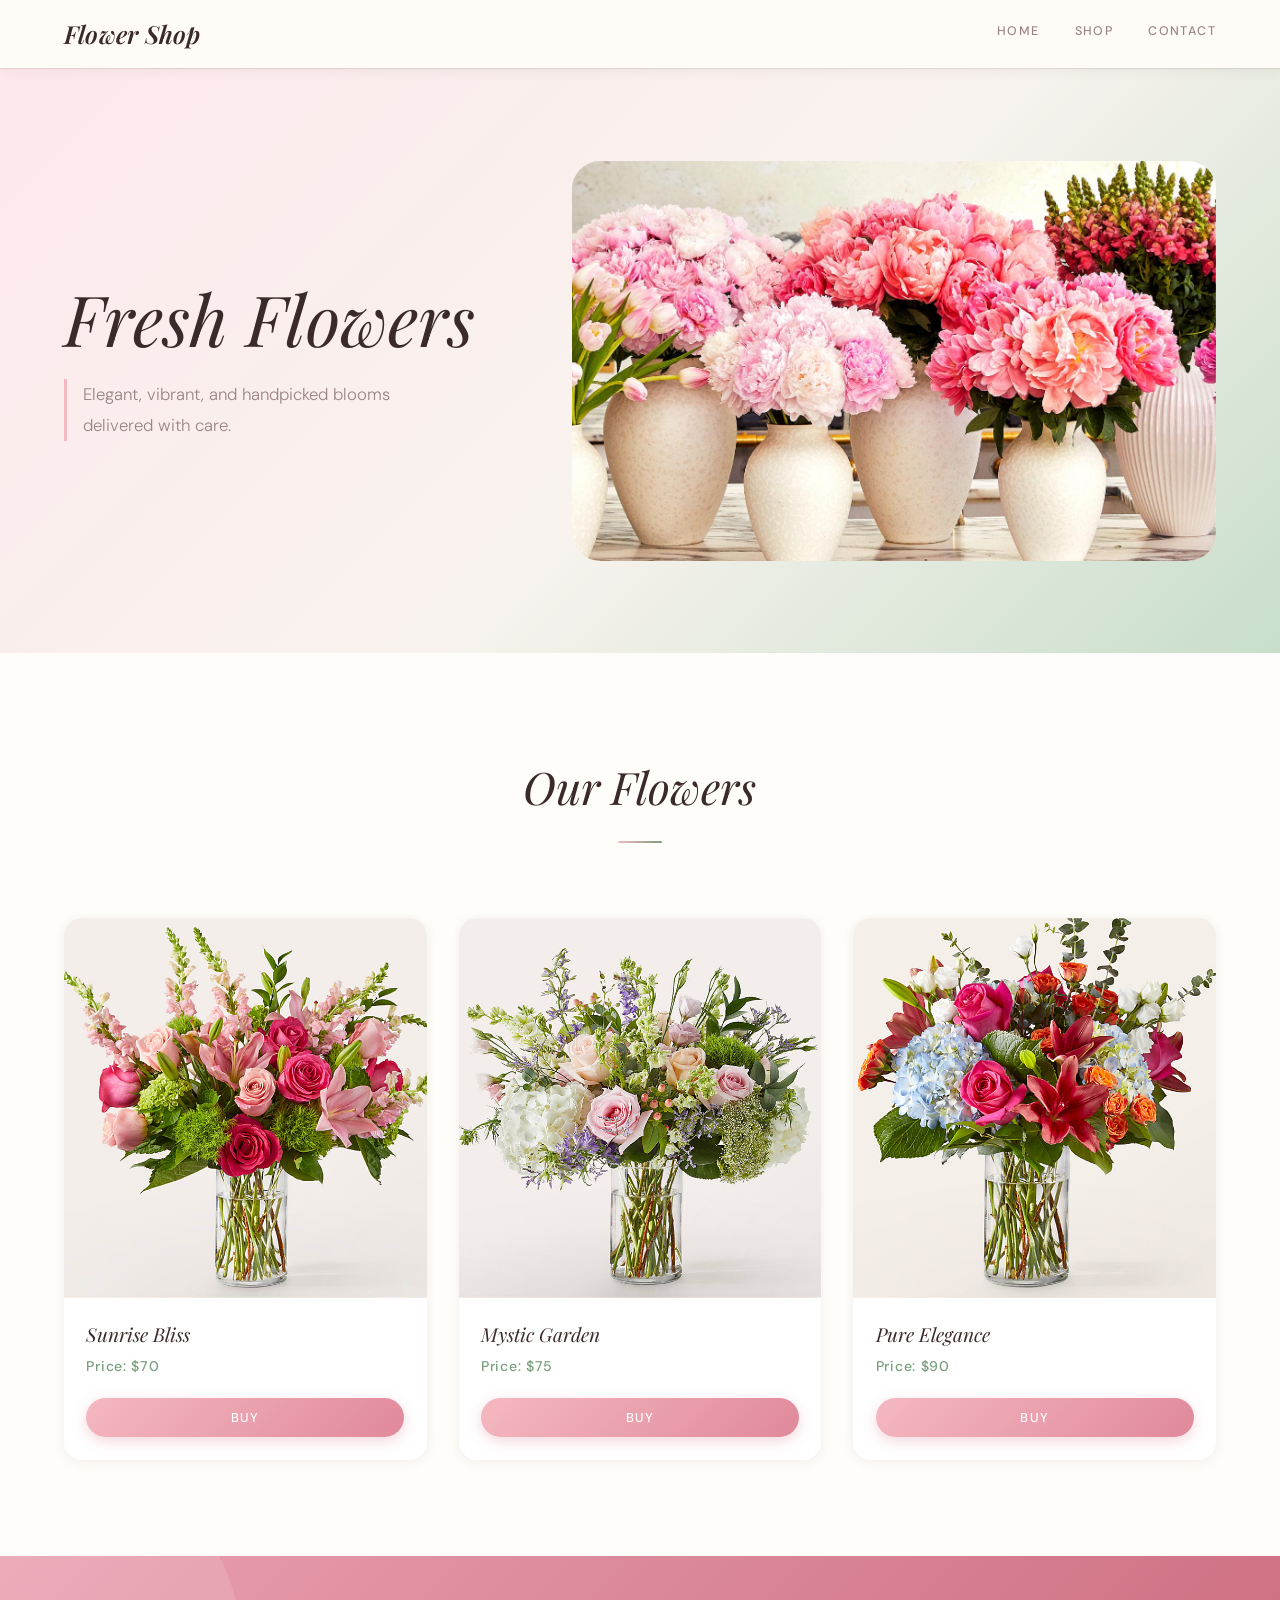
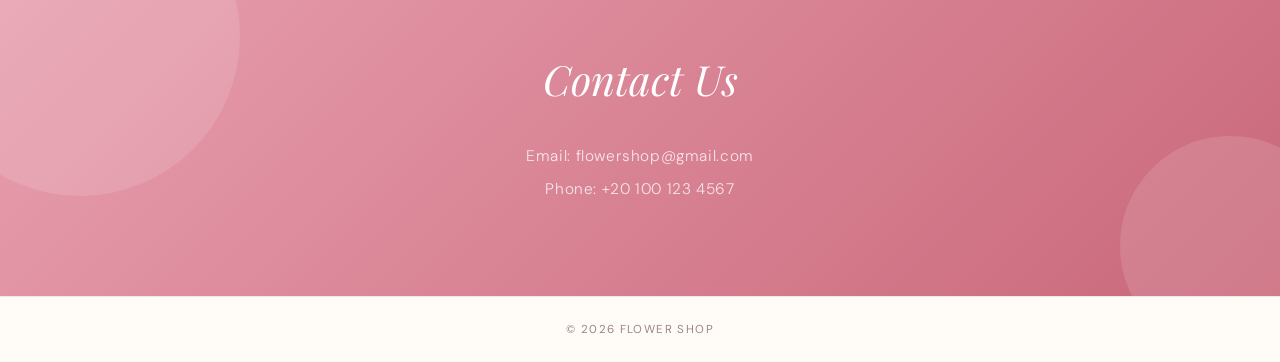
<file: index.html>
<!DOCTYPE html>
<html lang="en">
<head>
    <meta charset="UTF-8">
    <meta name="viewport" content="width=device-width, initial-scale=1.0">
    <title>Flower Shop</title>
    <link rel="stylesheet" href="style.css">
</head>
<body> 
                    <!-- Navigation Bar     -->
    <header class="nav">
        <h1>Flower Shop</h1>
        <nav>
            <a href="#home">Home</a>
            <a href="#shop">Shop</a>
            <a href="#contact">Contact</a>
        </nav>
    </header>
                    <!-- Hero Section  -->
    <section id="home" class="home">
        <div>
            <h2>Fresh Flowers</h2>
            <p>Elegant, vibrant, and handpicked blooms delivered with care.</p>
        </div>
        <div>
            <img src="madia/img.jpg" alt="Luxury bouquet hero">
        </div>    
    </section>
                    <!-- Shop Section -->
    <section id="shop">
        <h2>Our Flowers</h2>
        <div>
            <img src="madia/ima1.jpg" alt="Red Rose">
            <h3>Sunrise Bliss</h3>
            <p>Price: $70</p>
            <a href="payment.html" target="_blank">
            <button>Buy</button>
            </a>
        </div>
        <div>
            <img src="madia/img2.jpg" alt="Pink Tulip">
            <h3>Mystic Garden</h3>
            <p>Price: $75</p>
            <a href="payment.html" target="_blank">
                <button>Buy</button>
            </a>
        </div>
        <div>
            <img src="madia/img3.jpg" alt="White Flower">
            <h3>Pure Elegance</h3>
            <p>Price: $90</p>
            <a href="payment.html" target="_blank">
                <button>Buy</button>
            </a>
        </div>
    </section>
                    <!-- Contact Section -->
    <section id="contact">
        <h2>Contact Us</h2>
        <p>Email: flowershop@gmail.com</p>
        <p>Phone: +20 100 123 4567</p>
    </section>
                    <!-- Footer -->
    <footer>
        <p>© 2026 Flower Shop</p>
    </footer>
</body>
</html>
</file>
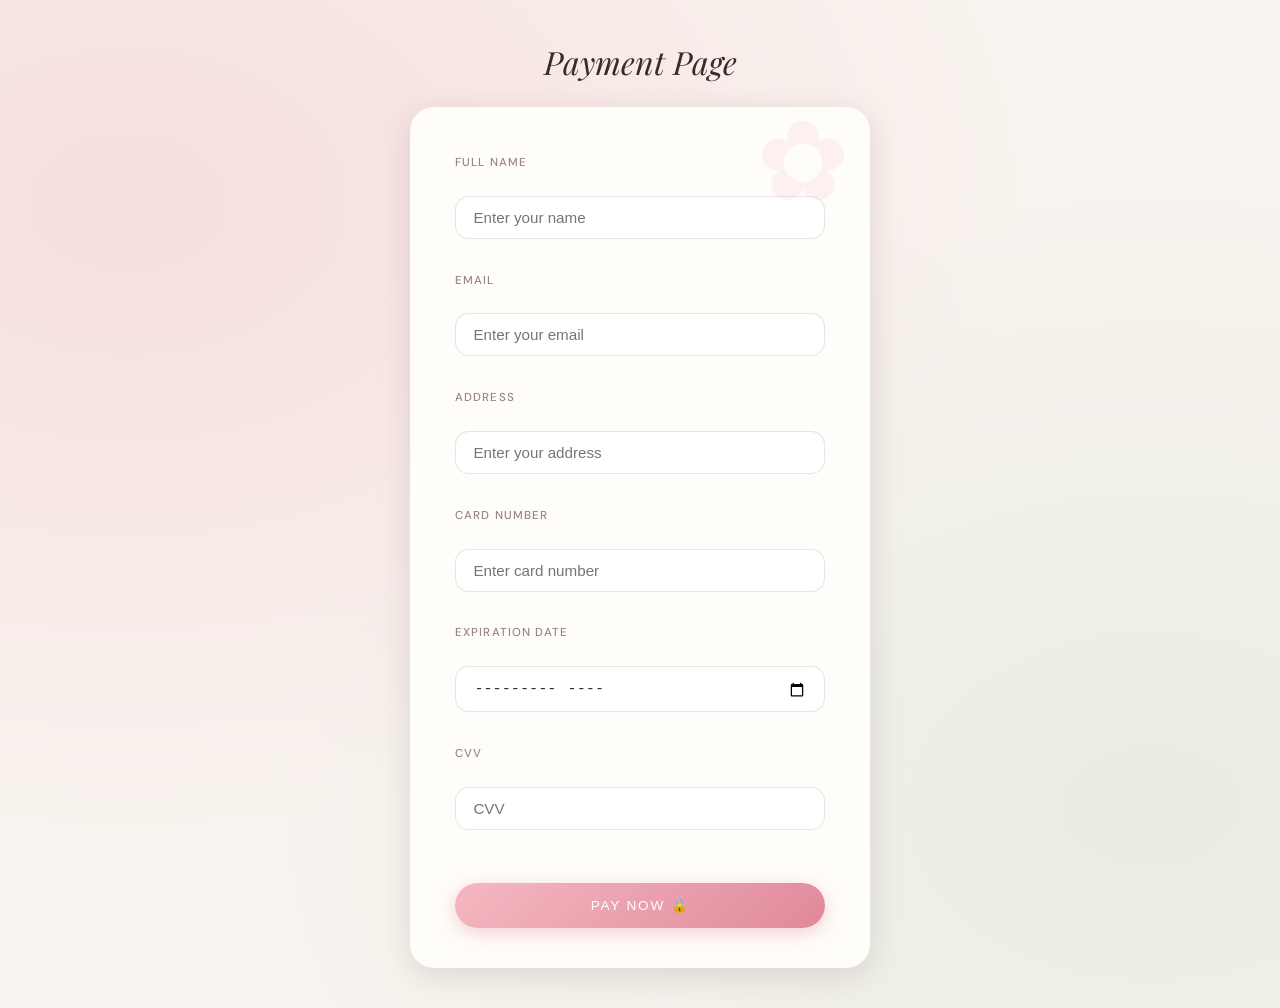
<file: payment.html>
<!DOCTYPE html>
<html lang="en">
<head>
    <meta charset="UTF-8">
    <meta name="viewport" content="width=device-width, initial-scale=1.0">
    <title>Payment</title>
    <link rel="stylesheet" href="payment.css">
</head>
<body>
    <h1>Payment Page</h1>
    <form>
        <label>Full Name</label>
        <br>
        <input type="text" placeholder="Enter your name">
        
        <br><br>
        <label>Email</label>
        <br>
        <input type="email" placeholder="Enter your email">
        <br><br>
        <label>Address</label>
        <br>
        <input type="text" placeholder="Enter your address">
        <br><br>
        <label>Card Number</label>
        <br>
        <input type="text" placeholder="Enter card number">
        <br><br>
        <label>Expiration Date</label>
        <br>
        <input type="month">
        <br><br>
        <label>CVV</label>
        <br>
        <input type="password" placeholder="CVV">
        <br><br>
        <button type="submit">Pay Now</button>
    </form>
</body>
</html>
</file>
<file: style.css>
/* =============================================
   FLOWER SHOP — Clean & Modern Floral Theme
   Palette: blush pink · ivory · sage green · warm beige
   ============================================= */

@import url('https://fonts.googleapis.com/css2?family=Playfair+Display:ital,wght@0,400;0,600;1,400&family=DM+Sans:wght@300;400;500&display=swap');

/* ── Variables ─────────────────────────────── */
:root {
  --pink:        #f4b8c1;
  --pink-dark:   #e0899a;
  --pink-light:  #fde8ec;
  --green:       #7a9e7e;
  --green-light: #c8deca;
  --beige:       #f8f3ee;
  --ivory:       #fffdf9;
  --brown:       #3b2a2a;
  --muted:       #9a8585;
  --white:       #ffffff;

  --ff-display: 'Playfair Display', Georgia, serif;
  --ff-body:    'DM Sans', sans-serif;

  --shadow-sm:  0 2px 12px rgba(59,42,42,.07);
  --shadow-md:  0 8px 32px rgba(59,42,42,.11);
  --shadow-lg:  0 20px 56px rgba(59,42,42,.14);
  --radius-sm:  10px;
  --radius-md:  18px;
  --radius-lg:  28px;
  --ease:       cubic-bezier(.4,0,.2,1);
  --dur:        .32s;
}

/* ── Reset ──────────────────────────────────── */
*, *::before, *::after { box-sizing: border-box; margin: 0; padding: 0; }
html  { scroll-behavior: smooth; font-size: 16px; }
body  {
  font-family: var(--ff-body);
  font-weight: 300;
  background: var(--beige);
  color: var(--brown);
  line-height: 1.7;
  overflow-x: hidden;
}
img { display: block; max-width: 100%; }
a   { text-decoration: none; }

/* =============================================
   NAVBAR
   ============================================= */
header.nav {
  position: sticky;
  top: 0;
  z-index: 999;
  display: flex;
  align-items: center;
  justify-content: space-between;
  padding: 0 5%;
  height: 68px;
  background: rgba(255,253,249,.88);
  backdrop-filter: blur(14px);
  -webkit-backdrop-filter: blur(14px);
  box-shadow: 0 1px 0 rgba(59,42,42,.09), var(--shadow-sm);
  gap: 1rem;
}

header.nav h1 {
  font-family: var(--ff-display);
  font-size: 1.55rem;
  font-style: italic;
  font-weight: 600;
  color: var(--brown);
  letter-spacing: .01em;
  white-space: nowrap;
}

header.nav nav {
  display: flex;
  align-items: center;
  gap: 2.2rem;
}

header.nav nav a {
  font-family: var(--ff-body);
  font-size: .78rem;
  font-weight: 500;
  letter-spacing: .11em;
  text-transform: uppercase;
  color: var(--muted);
  position: relative;
  padding-bottom: 4px;
  transition: color var(--dur) var(--ease);
}

header.nav nav a::after {
  content: '';
  position: absolute;
  bottom: 0; left: 0;
  width: 0; height: 1.5px;
  background: var(--pink-dark);
  border-radius: 2px;
  transition: width var(--dur) var(--ease);
}

header.nav nav a:hover { color: var(--pink-dark); }
header.nav nav a:hover::after { width: 100%; }

/* =============================================
   HERO SECTION
   ============================================= */
section.home {
  display: grid;
  grid-template-columns: 1fr 1.4fr;
  align-items: center;
  min-height: 65vh;
  padding: 3rem 5%;
  gap: 3rem;
  background: linear-gradient(135deg, var(--pink-light) 0%, var(--beige) 55%, var(--green-light) 100%);
}

section.home > div:first-child {
  animation: riseUp .8s var(--ease) both;
}

section.home h2 {
  font-family: var(--ff-display);
  font-size: clamp(2.8rem, 5.5vw, 5rem);
  font-weight: 400;
  font-style: italic;
  line-height: 1.1;
  color: var(--brown);
  margin-bottom: 1.4rem;
}

section.home > div:first-child p {
  font-size: 1.05rem;
  font-weight: 300;
  color: var(--muted);
  max-width: 380px;
  line-height: 1.85;
  padding-left: 1rem;
  border-left: 3px solid var(--pink);
}

section.home > div:last-child {
  animation: riseUp .8s .15s var(--ease) both;
  position: relative;
}



section.home > div:last-child img {
  position: relative;
  z-index: 1;
  width: 100%;
  height: 400px;
  object-fit: cover;
  border-radius: var(--radius-lg);
  box-shadow: none;
  transition: transform .6s var(--ease);
}

section.home > div:last-child img:hover {
  transform: scale(1.02) translateY(-4px);
}

/* =============================================
   SHOP SECTION
   ============================================= */
#shop {
  display: grid;
  grid-template-columns: repeat(3, 1fr);
  gap: 2rem;
  padding: 6rem 5%;
  background: var(--ivory);
}

#shop > h2 {
  grid-column: 1 / -1;
  font-family: var(--ff-display);
  font-size: clamp(2rem, 3.5vw, 2.8rem);
  font-weight: 400;
  font-style: italic;
  color: var(--brown);
  text-align: center;
  margin-bottom: .2rem;
}

#shop > h2::after {
  content: '';
  display: block;
  width: 44px;
  height: 2px;
  border-radius: 2px;
  background: linear-gradient(90deg, var(--pink), var(--green));
  margin: 1rem auto 2.5rem;
}

/* ── Product Cards ── */
#shop > div {
  background: var(--white);
  border-radius: var(--radius-md);
  overflow: hidden;
  box-shadow: var(--shadow-sm);
  display: flex;
  flex-direction: column;
  transition: transform var(--dur) var(--ease), box-shadow var(--dur) var(--ease);
}

#shop > div:hover {
  transform: translateY(-8px);
  box-shadow: var(--shadow-lg);
}

#shop > div img {
  width: 100%;
  height: 380px;
  object-fit: cover;
  transition: transform .55s var(--ease);
}

#shop > div:hover img {
  transform: scale(1.06);
}

#shop > div h3 {
  font-family: var(--ff-display);
  font-size: 1.2rem;
  font-weight: 400;
  font-style: italic;
  color: var(--brown);
  padding: 1.2rem 1.4rem .3rem;
}

#shop > div p {
  font-size: .88rem;
  font-weight: 500;
  letter-spacing: .05em;
  color: var(--green);
  padding: 0 1.4rem .2rem;
  flex: 1;
}

#shop > div a {
  display: block;
  padding: 1rem 1.4rem 1.4rem;
}

#shop > div button {
  width: 100%;
  padding: .7rem 1.2rem;
  background: linear-gradient(135deg, var(--pink), var(--pink-dark));
  color: var(--white);
  border: none;
  border-radius: 50px;
  font-family: var(--ff-body);
  font-size: .8rem;
  font-weight: 500;
  letter-spacing: .1em;
  text-transform: uppercase;
  cursor: pointer;
  box-shadow: 0 4px 14px rgba(224,137,154,.35);
  transition:
    background var(--dur) var(--ease),
    transform   .18s var(--ease),
    box-shadow  var(--dur) var(--ease);
}

#shop > div button:hover {
  background: linear-gradient(135deg, var(--pink-dark), #c06070);
  transform: scale(1.04) translateY(-2px);
  box-shadow: 0 8px 22px rgba(224,137,154,.5);
}

#shop > div button:active {
  transform: scale(.98) translateY(0);
}

/* =============================================
   CONTACT SECTION
   ============================================= */
#contact {
  background: linear-gradient(135deg, #e8a0b0 0%, #c9687a 100%);
  color: var(--white);
  padding: 5.5rem 5%;
  text-align: center;
  position: relative;
  overflow: hidden;
}

#contact::before,
#contact::after {
  content: '';
  position: absolute;
  border-radius: 50%;
  opacity: .12;
  background: var(--white);
}
#contact::before { width: 320px; height: 320px; top: -80px; left: -80px; }
#contact::after  { width: 220px; height: 220px; bottom: -60px; right: -60px; }

#contact h2 {
  font-family: var(--ff-display);
  font-size: clamp(1.8rem, 3.5vw, 2.6rem);
  font-weight: 400;
  font-style: italic;
  margin-bottom: 1.8rem;
  position: relative;
}

#contact p {
  font-size: .96rem;
  font-weight: 300;
  letter-spacing: .04em;
  color: rgba(255,255,255,.8);
  margin-bottom: .4rem;
  position: relative;
}

/* =============================================
   FOOTER
   ============================================= */
footer {
  background: rgba(255,253,249,.95);
  border-top: 1px solid rgba(59,42,42,.09);
  text-align: center;
  padding: 1.4rem 5%;
}

footer p {
  font-size: .72rem;
  font-weight: 400;
  letter-spacing: .12em;
  text-transform: uppercase;
  color: var(--muted);
}

/* =============================================
   ANIMATIONS
   ============================================= */
@keyframes riseUp {
  from { opacity: 0; transform: translateY(30px); }
  to   { opacity: 1; transform: translateY(0); }
}

/* =============================================
   RESPONSIVE
   ============================================= */
@media (max-width: 960px) {
  section.home {
    grid-template-columns: 1fr;
    text-align: center;
    padding: 4rem 6%;
    gap: 2.5rem;
  }
  section.home > div:first-child p {
    margin: 0 auto;
    border-left: none;
    border-top: 3px solid var(--pink);
    padding-left: 0;
    padding-top: .8rem;
  }
  section.home > div:last-child::before { display: none; }
  section.home > div:last-child img { height: 360px; }
  #shop { grid-template-columns: 1fr 1fr; }
}

@media (max-width: 600px) {
  header.nav { padding: 0 4%; }
  header.nav h1 { font-size: 1.25rem; }
  header.nav nav { gap: 1.2rem; }
  header.nav nav a { font-size: .72rem; }
  section.home { padding: 3rem 4%; }
  section.home > div:last-child img { height: 280px; }
  #shop { grid-template-columns: 1fr; padding: 4rem 4%; }
  #contact { padding: 4rem 4%; }
}
</file>
<file: payment.css>
/* =============================================
   FLOWER SHOP — Payment Page (Centered Version)
   ============================================= */

@import url('https://fonts.googleapis.com/css2?family=Playfair+Display:ital,wght@0,400;0,600;1,400&family=DM+Sans:wght@300;400;500&display=swap');

/* ── Variables ─────────────────────────────── */
:root {
  --pink:        #f4b8c1;
  --pink-dark:   #e0899a;
  --pink-light:  #fde8ec;
  --green:       #7a9e7e;
  --beige:       #f8f3ee;
  --ivory:       #fffdf9;
  --brown:       #3b2a2a;
  --muted:       #9a8585;
  --white:       #ffffff;

  --ff-display: 'Playfair Display', Georgia, serif;
  --ff-body:    'DM Sans', sans-serif;

  --shadow-md: 0 8px 32px rgba(59,42,42,.13);
  --radius:    14px;
  --ease:      cubic-bezier(.4,0,.2,1);
  --dur:       .28s;
}

/* ── Reset ─────────────────────────────────── */
*, *::before, *::after {
  box-sizing: border-box;
  margin: 0;
  padding: 0;
}

html {
  scroll-behavior: smooth;
  font-size: 16px;
}

/* ── Page Centering ────────────────────────── */
body {
  font-family: var(--ff-body);
  font-weight: 300;
  min-height: 100vh;
  display: flex;
  flex-direction: column;
  align-items: center;
  justify-content: center;
  padding: 2.5rem 1.2rem;
  background:
    radial-gradient(ellipse at 10% 20%, rgba(244,184,193,.35) 0%, transparent 55%),
    radial-gradient(ellipse at 90% 80%, rgba(200,222,202,.3) 0%, transparent 55%),
    var(--beige);
  gap: 1.5rem;
}

/* ── Title (Above Card) ────────────────────── */
h1 {
  font-family: var(--ff-display);
  font-size: 2rem;
  font-style: italic;
  font-weight: 400;
  color: var(--brown);
  text-align: center;
}

/* ── Card (Form) ───────────────────────────── */
form {
  background: var(--ivory);
  border-radius: 24px;
  padding: 3rem 2.8rem 2.5rem;
  width: 100%;
  max-width: 460px;
  box-shadow: var(--shadow-md);
  position: relative;
  overflow: hidden;
  animation: fadeUp .7s var(--ease) both;
}

/* Decorative */
form::before {
  content: '✿';
  position: absolute;
  top: -18px;
  right: 20px;
  font-size: 7rem;
  color: var(--pink);
  opacity: .18;
  pointer-events: none;
}

/* ── Labels ────────────────────────────────── */
label {
  display: block;
  font-size: .72rem;
  font-weight: 500;
  letter-spacing: .1em;
  text-transform: uppercase;
  color: var(--muted);
  margin: .8rem 0 .3rem;  /* كان أكبر */
}

label:first-of-type {
  margin-top: 0;
}

/* ── Inputs ────────────────────────────────── */
input {
  width: 100%;
  padding: .75rem 1.1rem;
  font-size: .95rem;
  color: var(--brown);
  background: var(--white);
  border: 1.5px solid rgba(59,42,42,.12);
  border-radius: var(--radius);
  outline: none;
  transition: .25s ease;
}

input:focus {
  border-color: var(--pink-dark);
  background: var(--pink-light);
  box-shadow: 0 0 0 3px rgba(224,137,154,.15);
}

/* ── Button ────────────────────────────────── */
button[type="submit"] {
  width: 100%;
  margin-top: 2rem;
  padding: .9rem 1.5rem;
  background: linear-gradient(135deg, var(--pink), var(--pink-dark));
  color: #fff;
  border: none;
  border-radius: 50px;
  font-size: .85rem;
  font-weight: 500;
  letter-spacing: .13em;
  text-transform: uppercase;
  cursor: pointer;
  box-shadow: 0 5px 18px rgba(224,137,154,.4);
  transition: .25s ease;
}

button[type="submit"]:hover {
  transform: translateY(-2px);
  box-shadow: 0 10px 28px rgba(224,137,154,.5);
}

/* Lock icon */
button[type="submit"]::after {
  content: ' 🔒';
}

/* ── Animation ─────────────────────────────── */
@keyframes fadeUp {
  from {
    opacity: 0;
    transform: translateY(24px);
  }
  to {
    opacity: 1;
    transform: translateY(0);
  }
}

/* ── Responsive ────────────────────────────── */
@media (max-width: 500px) {
  form {
    padding: 2rem 1.5rem;
  }

  h1 {
    font-size: 1.6rem;
  }
}
</file>
